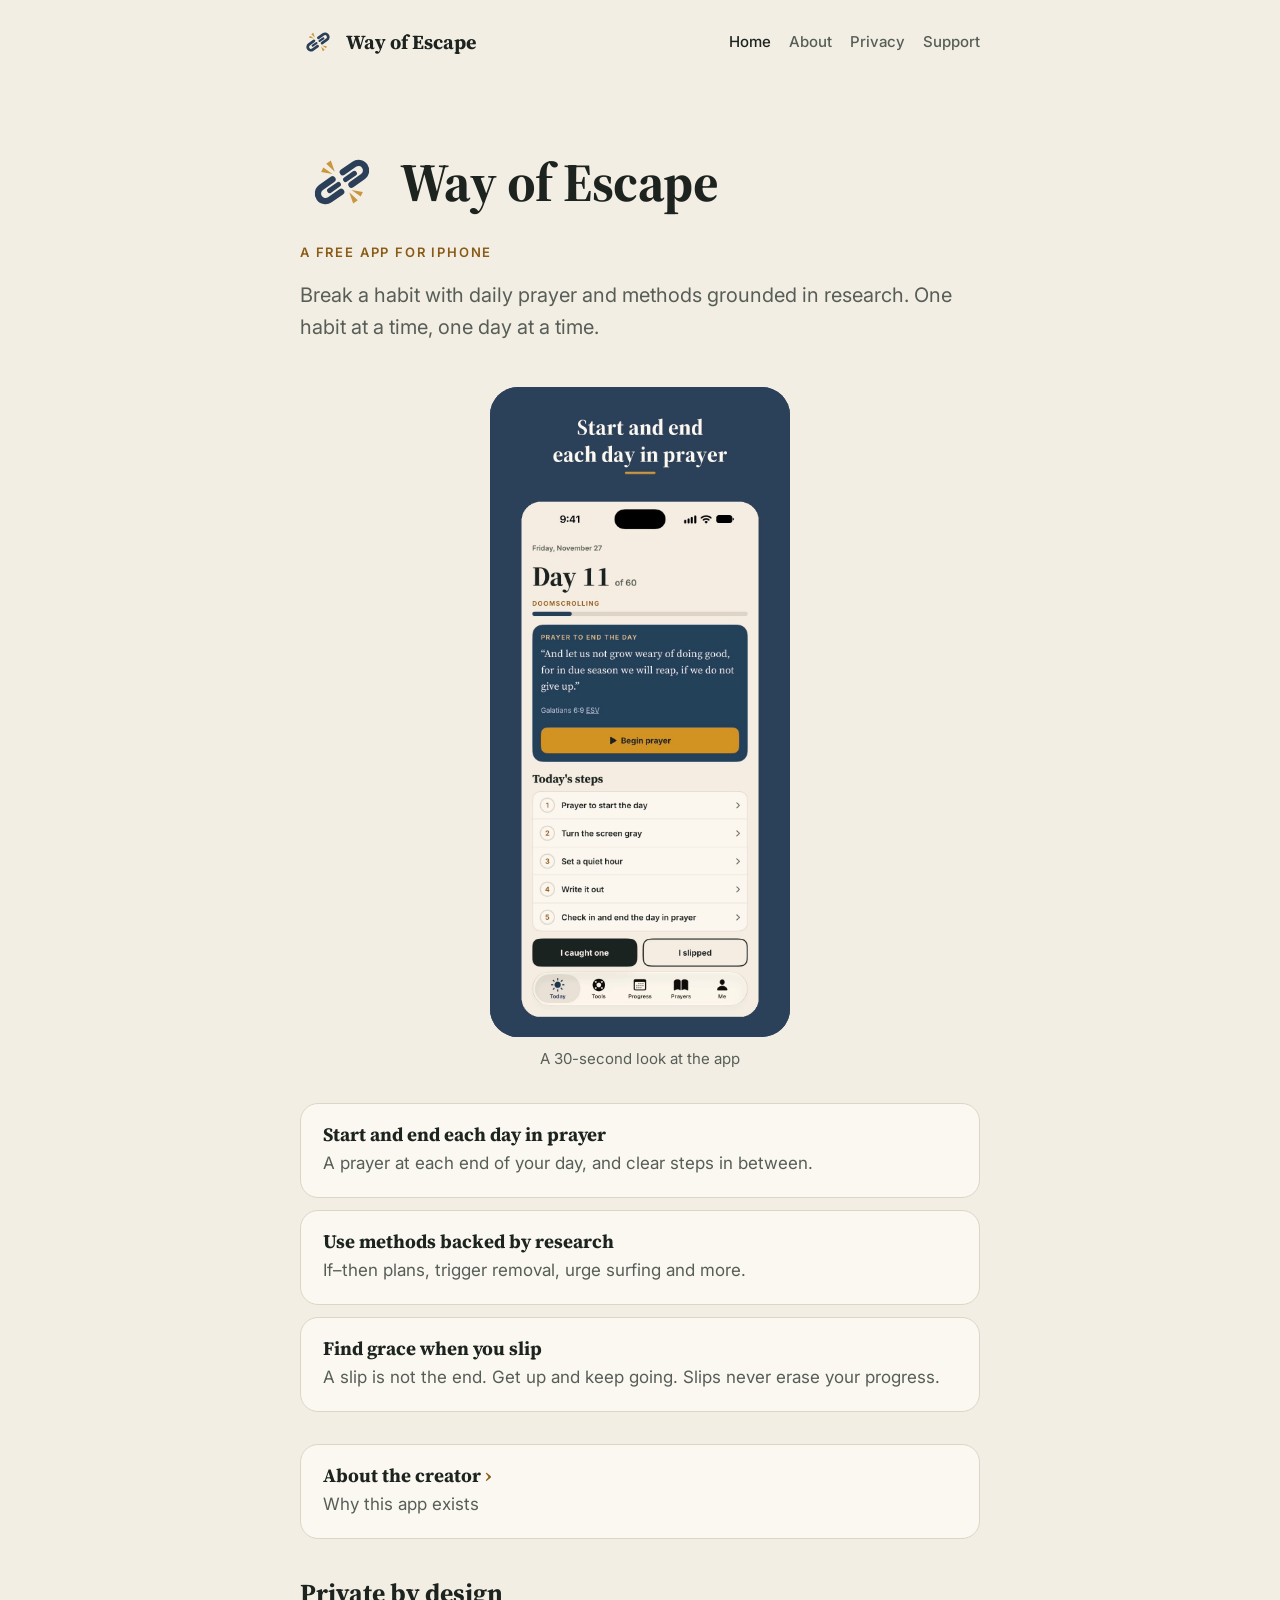
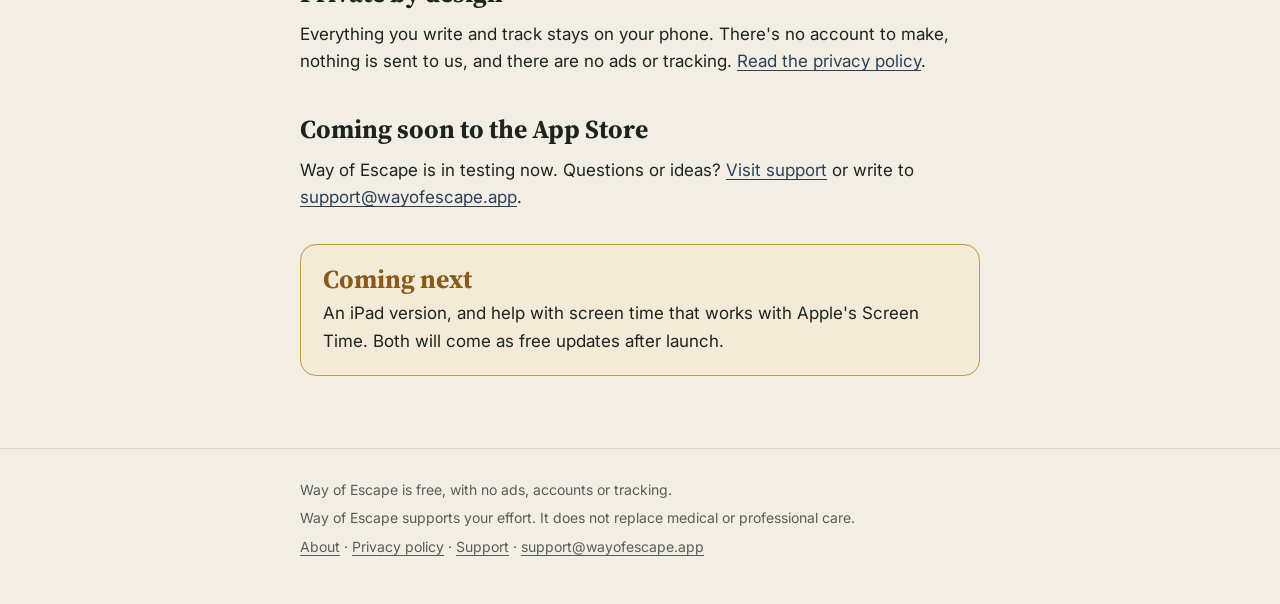
<file: index.html>
<!doctype html>
<html lang="en">
<head>
<meta charset="utf-8">
<meta name="viewport" content="width=device-width, initial-scale=1">
<title>Way of Escape</title>
<meta name="description" content="Break a habit with daily prayer and methods grounded in research. Free, private, with no ads.">
<link rel="icon" type="image/png" href="assets/favicon.png">
<link rel="apple-touch-icon" href="assets/apple-touch-icon.png">
<link rel="preconnect" href="https://fonts.googleapis.com">
<link rel="preconnect" href="https://fonts.gstatic.com" crossorigin>
<link href="https://fonts.googleapis.com/css2?family=Inter:wght@400;500;600&family=Source+Serif+4:opsz,wght@8..60,400;8..60,700&display=swap" rel="stylesheet">
<link rel="stylesheet" href="assets/site.css">
</head>
<body>
<header class="site">
  <div class="wrap">
    <a class="brand" href=""><img class="mark-dark" src="assets/mark.svg" alt=""><img class="mark-light" src="assets/mark-light.svg" alt="">Way of Escape</a>
    <nav class="site" aria-label="Site"><a href="" aria-current="page">Home</a><a href="about/">About</a><a href="privacy/">Privacy</a><a href="support/">Support</a></nav>
  </div>
</header>
<main>
  <div class="wrap">

    <section class="hero">
      <div class="lockup">
        <img class="lockup-mark mark-dark" src="assets/mark.svg" alt="">
        <img class="lockup-mark mark-light" src="assets/mark-light.svg" alt="">
        <h1>Way of Escape</h1>
      </div>
      <p class="eyebrow hero-eyebrow">A free app for iPhone</p>
      <p class="lead">Break a habit with daily prayer and methods grounded in research. One habit at a time, one day at a time.</p>
    </section>
    <figure class="preview">
      <video muted loop playsinline controls preload="metadata" poster="assets/app-preview-poster.jpg" aria-label="A 30-second look at Way of Escape: daily prayer, catching a habit, riding out an urge, slow breathing, grace after a slip, and progress">
        <source src="assets/app-preview.mp4" type="video/mp4">
      </video>
      <figcaption>A 30-second look at the app</figcaption>
    </figure>
    <script>
      (function () {
        var v = document.querySelector('.preview video');
        if (!v || window.matchMedia('(prefers-reduced-motion: reduce)').matches) return;
        v.controls = false;
        var p = v.play();
        if (p && p.catch) p.catch(function () { v.controls = true; });
      })();
    </script>
    <ul class="promises">
      <li class="card"><h3>Start and end each day in prayer</h3><p>A prayer at each end of your day, and clear steps in between.</p></li>
      <li class="card"><h3>Use methods backed by research</h3><p>If–then plans, trigger removal, urge surfing and more.</p></li>
      <li class="card"><h3>Find grace when you slip</h3><p>A slip is not the end. Get up and keep going. Slips never erase your progress.</p></li>
    </ul>
    <a class="card link-card" href="about/">
      <h3>About the creator</h3>
      <p>Why this app exists</p>
    </a>
    <h2>Private by design</h2>
    <p>Everything you write and track stays on your phone. There's no account to make, nothing is sent to us, and there are no ads or tracking. <a href="privacy/">Read the privacy policy</a>.</p>
    <h2>Coming soon to the App Store</h2>
    <p>Way of Escape is in testing now. Questions or ideas? <a href="support/">Visit support</a> or write to <a href="mailto:support@wayofescape.app">support@wayofescape.app</a>.</p>
    <section class="next-box">
      <h2>Coming next</h2>
      <p>An iPad version, and help with screen time that works with Apple's Screen Time. Both will come as free updates after launch.</p>
    </section>

  </div>
</main>
<footer class="site">
  <div class="wrap">
    <p>Way of Escape is free, with no ads, accounts or tracking.</p>
    <p>Way of Escape supports your effort. It does not replace medical or professional care.</p>
    <p><a href="about/">About</a> · <a href="privacy/">Privacy policy</a> · <a href="support/">Support</a> · <a href="mailto:support@wayofescape.app">support@wayofescape.app</a></p>
  </div>
</footer>
</body>
</html>
</file>
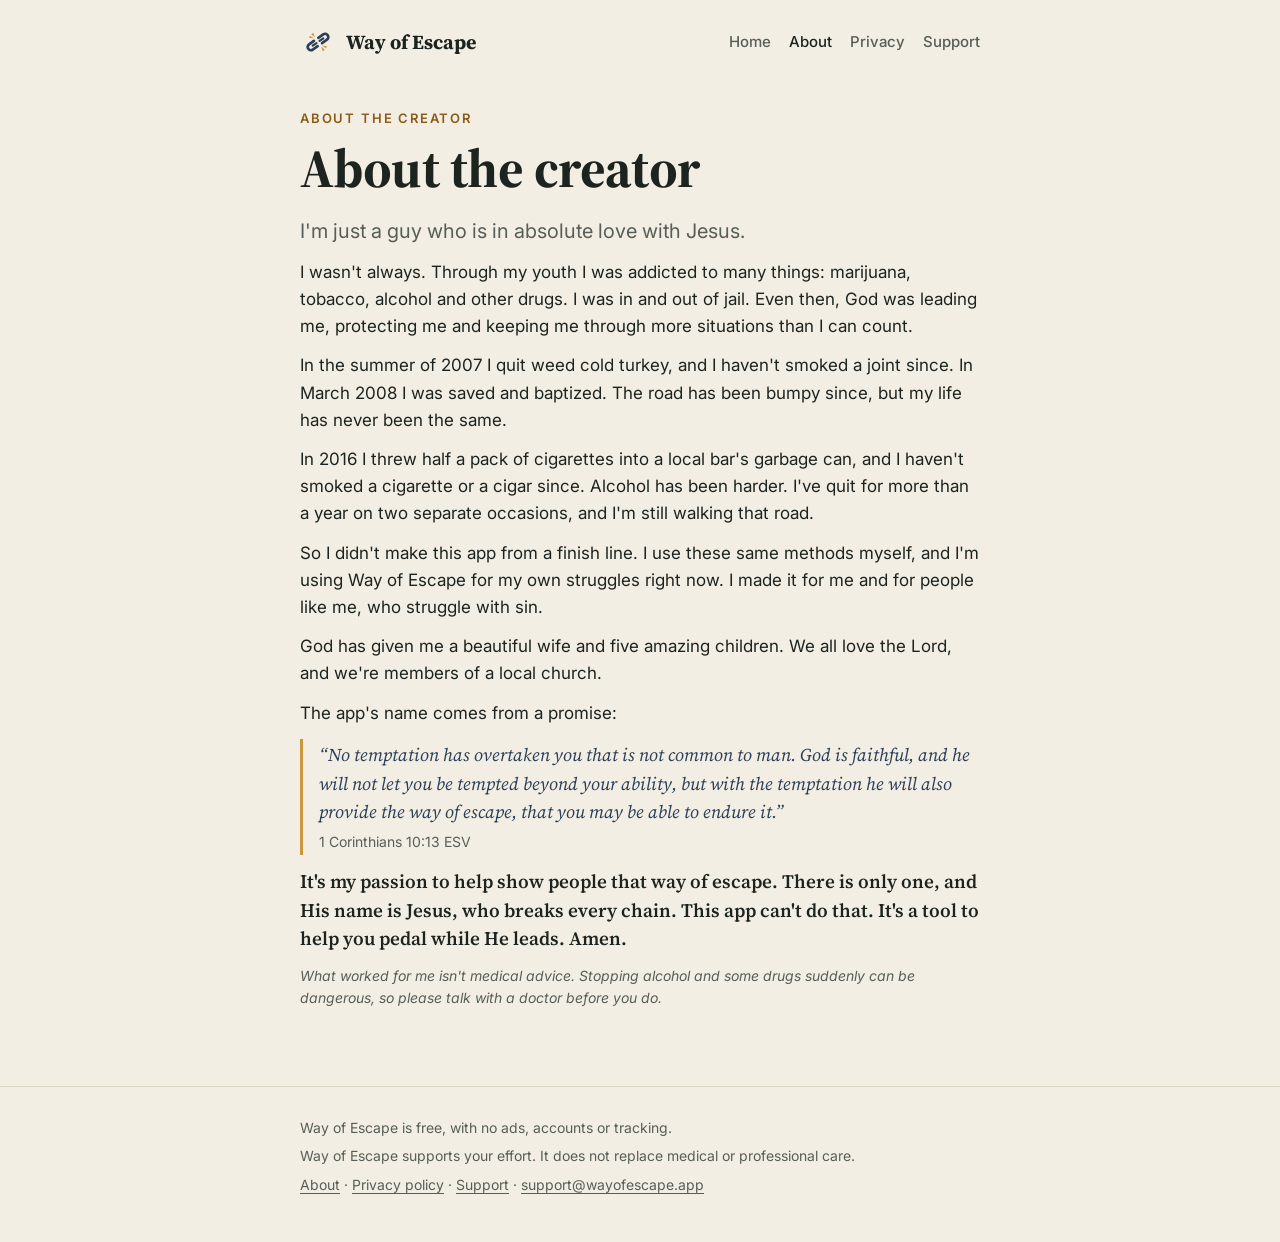
<file: about/index.html>
<!doctype html>
<html lang="en">
<head>
<meta charset="utf-8">
<meta name="viewport" content="width=device-width, initial-scale=1">
<title>About the creator · Way of Escape</title>
<meta name="description" content="Why Way of Escape exists, in its creator's words.">
<link rel="icon" type="image/png" href="../assets/favicon.png">
<link rel="apple-touch-icon" href="../assets/apple-touch-icon.png">
<link rel="preconnect" href="https://fonts.googleapis.com">
<link rel="preconnect" href="https://fonts.gstatic.com" crossorigin>
<link href="https://fonts.googleapis.com/css2?family=Inter:wght@400;500;600&family=Source+Serif+4:opsz,wght@8..60,400;8..60,700&display=swap" rel="stylesheet">
<link rel="stylesheet" href="../assets/site.css">
</head>
<body>
<header class="site">
  <div class="wrap">
    <a class="brand" href="../"><img class="mark-dark" src="../assets/mark.svg" alt=""><img class="mark-light" src="../assets/mark-light.svg" alt="">Way of Escape</a>
    <nav class="site" aria-label="Site"><a href="../">Home</a><a href="../about/" aria-current="page">About</a><a href="../privacy/">Privacy</a><a href="../support/">Support</a></nav>
  </div>
</header>
<main>
  <div class="wrap">

    <p class="eyebrow">About the creator</p>
    <h1>About the creator</h1>
    <p class="lead">I&#x27;m just a guy who is in absolute love with Jesus.</p>
    <p>I wasn&#x27;t always. Through my youth I was addicted to many things: marijuana, tobacco, alcohol and other drugs. I was in and out of jail. Even then, God was leading me, protecting me and keeping me through more situations than I can count.</p>
    <p>In the summer of 2007 I quit weed cold turkey, and I haven&#x27;t smoked a joint since. In March 2008 I was saved and baptized. The road has been bumpy since, but my life has never been the same.</p>
    <p>In 2016 I threw half a pack of cigarettes into a local bar&#x27;s garbage can, and I haven&#x27;t smoked a cigarette or a cigar since. Alcohol has been harder. I&#x27;ve quit for more than a year on two separate occasions, and I&#x27;m still walking that road.</p>
    <p>So I didn&#x27;t make this app from a finish line. I use these same methods myself, and I&#x27;m using Way of Escape for my own struggles right now. I made it for me and for people like me, who struggle with sin.</p>
    <p>God has given me a beautiful wife and five amazing children. We all love the Lord, and we&#x27;re members of a local church.</p>
    <p>The app&#x27;s name comes from a promise:</p>
    <blockquote class="verse"><p>“No temptation has overtaken you that is not common to man. God is faithful, and he will not let you be tempted beyond your ability, but with the temptation he will also provide the way of escape, that you may be able to endure it.”</p><cite>1 Corinthians 10:13 ESV</cite></blockquote>
    <p class="closing">It&#x27;s my passion to help show people that way of escape. There is only one, and His name is Jesus, who breaks every chain. This app can&#x27;t do that. It&#x27;s a tool to help you pedal while He leads. Amen.</p>
    <p class="muted small"><em>What worked for me isn&#x27;t medical advice. Stopping alcohol and some drugs suddenly can be dangerous, so please talk with a doctor before you do.</em></p>

  </div>
</main>
<footer class="site">
  <div class="wrap">
    <p>Way of Escape is free, with no ads, accounts or tracking.</p>
    <p>Way of Escape supports your effort. It does not replace medical or professional care.</p>
    <p><a href="../about/">About</a> · <a href="../privacy/">Privacy policy</a> · <a href="../support/">Support</a> · <a href="mailto:support@wayofescape.app">support@wayofescape.app</a></p>
  </div>
</footer>
</body>
</html>
</file>
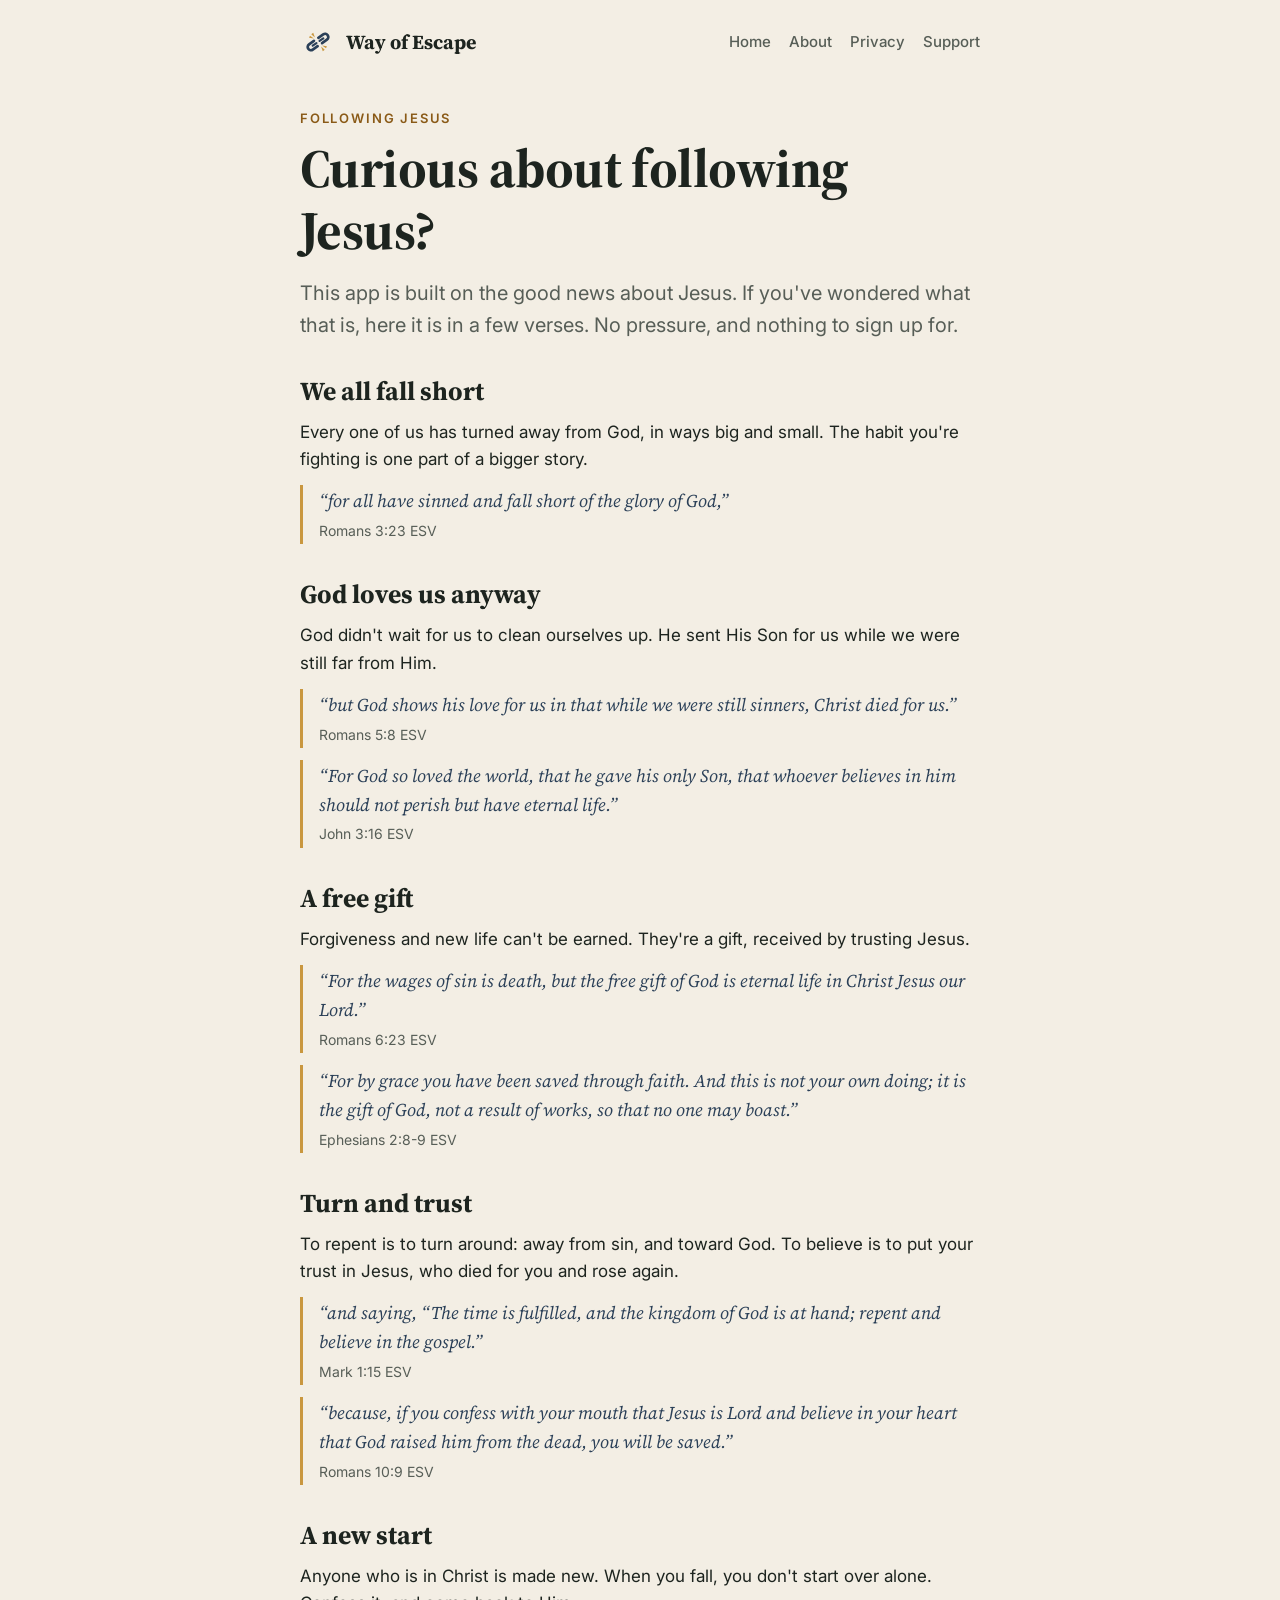
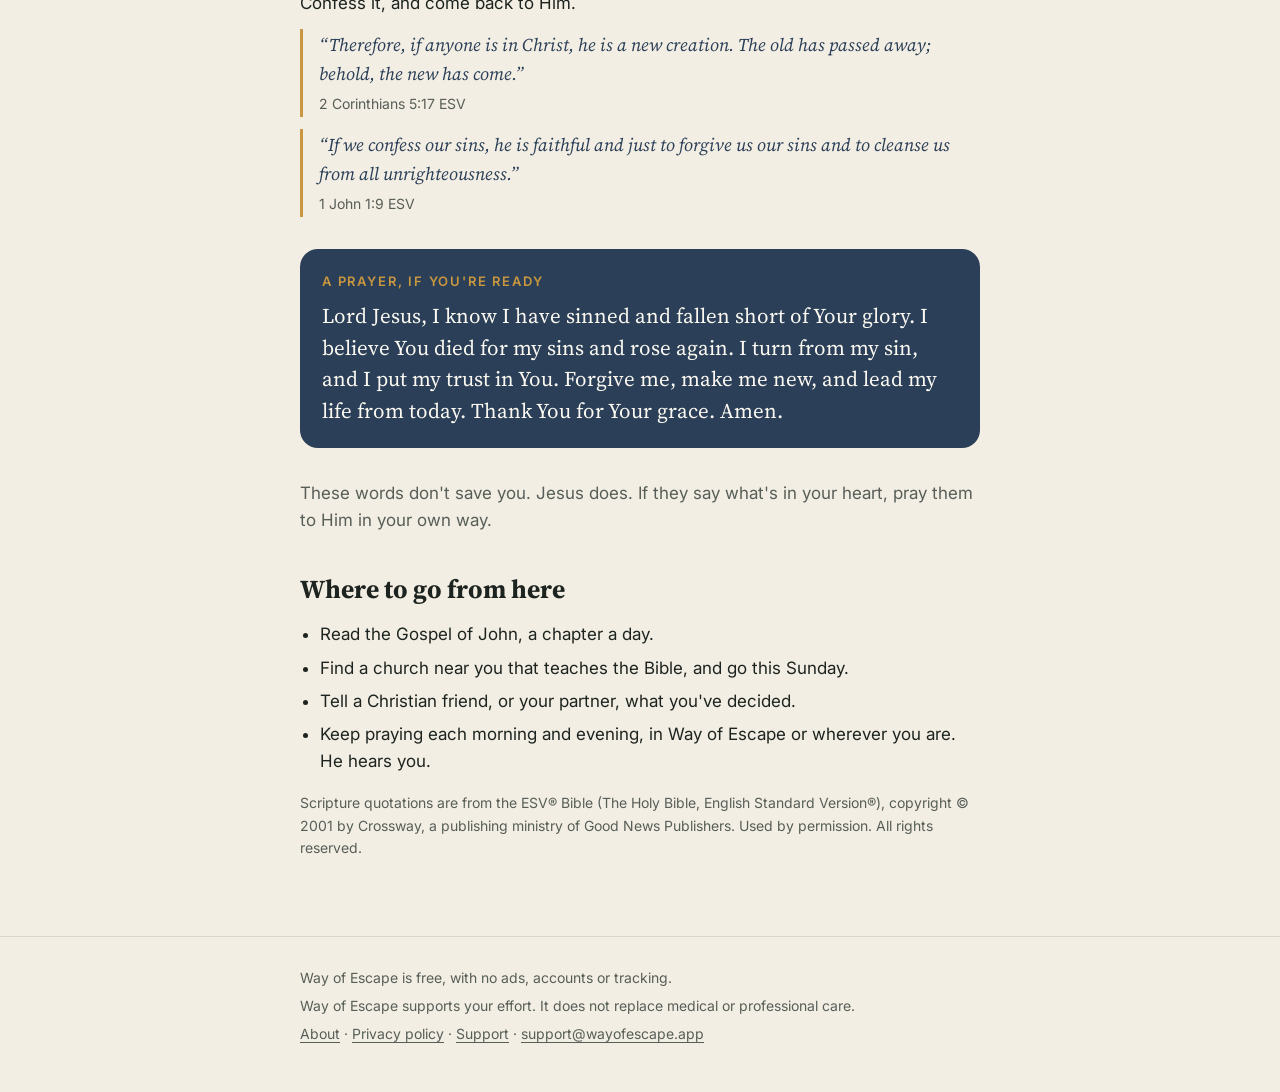
<file: jesus/index.html>
<!doctype html>
<html lang="en">
<head>
<meta charset="utf-8">
<meta name="viewport" content="width=device-width, initial-scale=1">
<title>Following Jesus · Way of Escape</title>
<meta name="description" content="What it means to follow Jesus, in a few verses, and how to begin.">
<link rel="icon" type="image/png" href="../assets/favicon.png">
<link rel="apple-touch-icon" href="../assets/apple-touch-icon.png">
<link rel="preconnect" href="https://fonts.googleapis.com">
<link rel="preconnect" href="https://fonts.gstatic.com" crossorigin>
<link href="https://fonts.googleapis.com/css2?family=Inter:wght@400;500;600&family=Source+Serif+4:opsz,wght@8..60,400;8..60,700&display=swap" rel="stylesheet">
<link rel="stylesheet" href="../assets/site.css">
</head>
<body>
<header class="site">
  <div class="wrap">
    <a class="brand" href="../"><img class="mark-dark" src="../assets/mark.svg" alt=""><img class="mark-light" src="../assets/mark-light.svg" alt="">Way of Escape</a>
    <nav class="site" aria-label="Site"><a href="../">Home</a><a href="../about/">About</a><a href="../privacy/">Privacy</a><a href="../support/">Support</a></nav>
  </div>
</header>
<main>
  <div class="wrap">

    <p class="eyebrow">Following Jesus</p>
    <h1>Curious about following Jesus?</h1>
    <p class="lead">This app is built on the good news about Jesus. If you&#x27;ve wondered what that is, here it is in a few verses. No pressure, and nothing to sign up for.</p>
    <section class="faith-section"><h2>We all fall short</h2><p>Every one of us has turned away from God, in ways big and small. The habit you&#x27;re fighting is one part of a bigger story.</p><blockquote class="verse"><p>“for all have sinned and fall short of the glory of God,”</p><cite>Romans 3:23 ESV</cite></blockquote></section>
    <section class="faith-section"><h2>God loves us anyway</h2><p>God didn&#x27;t wait for us to clean ourselves up. He sent His Son for us while we were still far from Him.</p><blockquote class="verse"><p>“but God shows his love for us in that while we were still sinners, Christ died for us.”</p><cite>Romans 5:8 ESV</cite></blockquote><blockquote class="verse"><p>“For God so loved the world, that he gave his only Son, that whoever believes in him should not perish but have eternal life.”</p><cite>John 3:16 ESV</cite></blockquote></section>
    <section class="faith-section"><h2>A free gift</h2><p>Forgiveness and new life can&#x27;t be earned. They&#x27;re a gift, received by trusting Jesus.</p><blockquote class="verse"><p>“For the wages of sin is death, but the free gift of God is eternal life in Christ Jesus our Lord.”</p><cite>Romans 6:23 ESV</cite></blockquote><blockquote class="verse"><p>“For by grace you have been saved through faith. And this is not your own doing; it is the gift of God, not a result of works, so that no one may boast.”</p><cite>Ephesians 2:8-9 ESV</cite></blockquote></section>
    <section class="faith-section"><h2>Turn and trust</h2><p>To repent is to turn around: away from sin, and toward God. To believe is to put your trust in Jesus, who died for you and rose again.</p><blockquote class="verse"><p>“and saying, “The time is fulfilled, and the kingdom of God is at hand; repent and believe in the gospel.”</p><cite>Mark 1:15 ESV</cite></blockquote><blockquote class="verse"><p>“because, if you confess with your mouth that Jesus is Lord and believe in your heart that God raised him from the dead, you will be saved.”</p><cite>Romans 10:9 ESV</cite></blockquote></section>
    <section class="faith-section"><h2>A new start</h2><p>Anyone who is in Christ is made new. When you fall, you don&#x27;t start over alone. Confess it, and come back to Him.</p><blockquote class="verse"><p>“Therefore, if anyone is in Christ, he is a new creation. The old has passed away; behold, the new has come.”</p><cite>2 Corinthians 5:17 ESV</cite></blockquote><blockquote class="verse"><p>“If we confess our sins, he is faithful and just to forgive us our sins and to cleanse us from all unrighteousness.”</p><cite>1 John 1:9 ESV</cite></blockquote></section>
    <div class="notice prayer">
      <p class="eyebrow">A prayer, if you&#x27;re ready</p>
      <p class="prayer-text">Lord Jesus, I know I have sinned and fallen short of Your glory. I believe You died for my sins and rose again. I turn from my sin, and I put my trust in You. Forgive me, make me new, and lead my life from today. Thank You for Your grace. Amen.</p>
    </div>
    <p class="muted">These words don&#x27;t save you. Jesus does. If they say what&#x27;s in your heart, pray them to Him in your own way.</p>
    <h2>Where to go from here</h2>
    <ul class="plain"><li>Read the Gospel of John, a chapter a day.</li><li>Find a church near you that teaches the Bible, and go this Sunday.</li><li>Tell a Christian friend, or your partner, what you&#x27;ve decided.</li><li>Keep praying each morning and evening, in Way of Escape or wherever you are. He hears you.</li></ul>
    <p class="muted small">Scripture quotations are from the ESV® Bible (The Holy Bible, English Standard Version®), copyright © 2001 by Crossway, a publishing ministry of Good News Publishers. Used by permission. All rights reserved.</p>

  </div>
</main>
<footer class="site">
  <div class="wrap">
    <p>Way of Escape is free, with no ads, accounts or tracking.</p>
    <p>Way of Escape supports your effort. It does not replace medical or professional care.</p>
    <p><a href="../about/">About</a> · <a href="../privacy/">Privacy policy</a> · <a href="../support/">Support</a> · <a href="mailto:support@wayofescape.app">support@wayofescape.app</a></p>
  </div>
</footer>
</body>
</html>
</file>
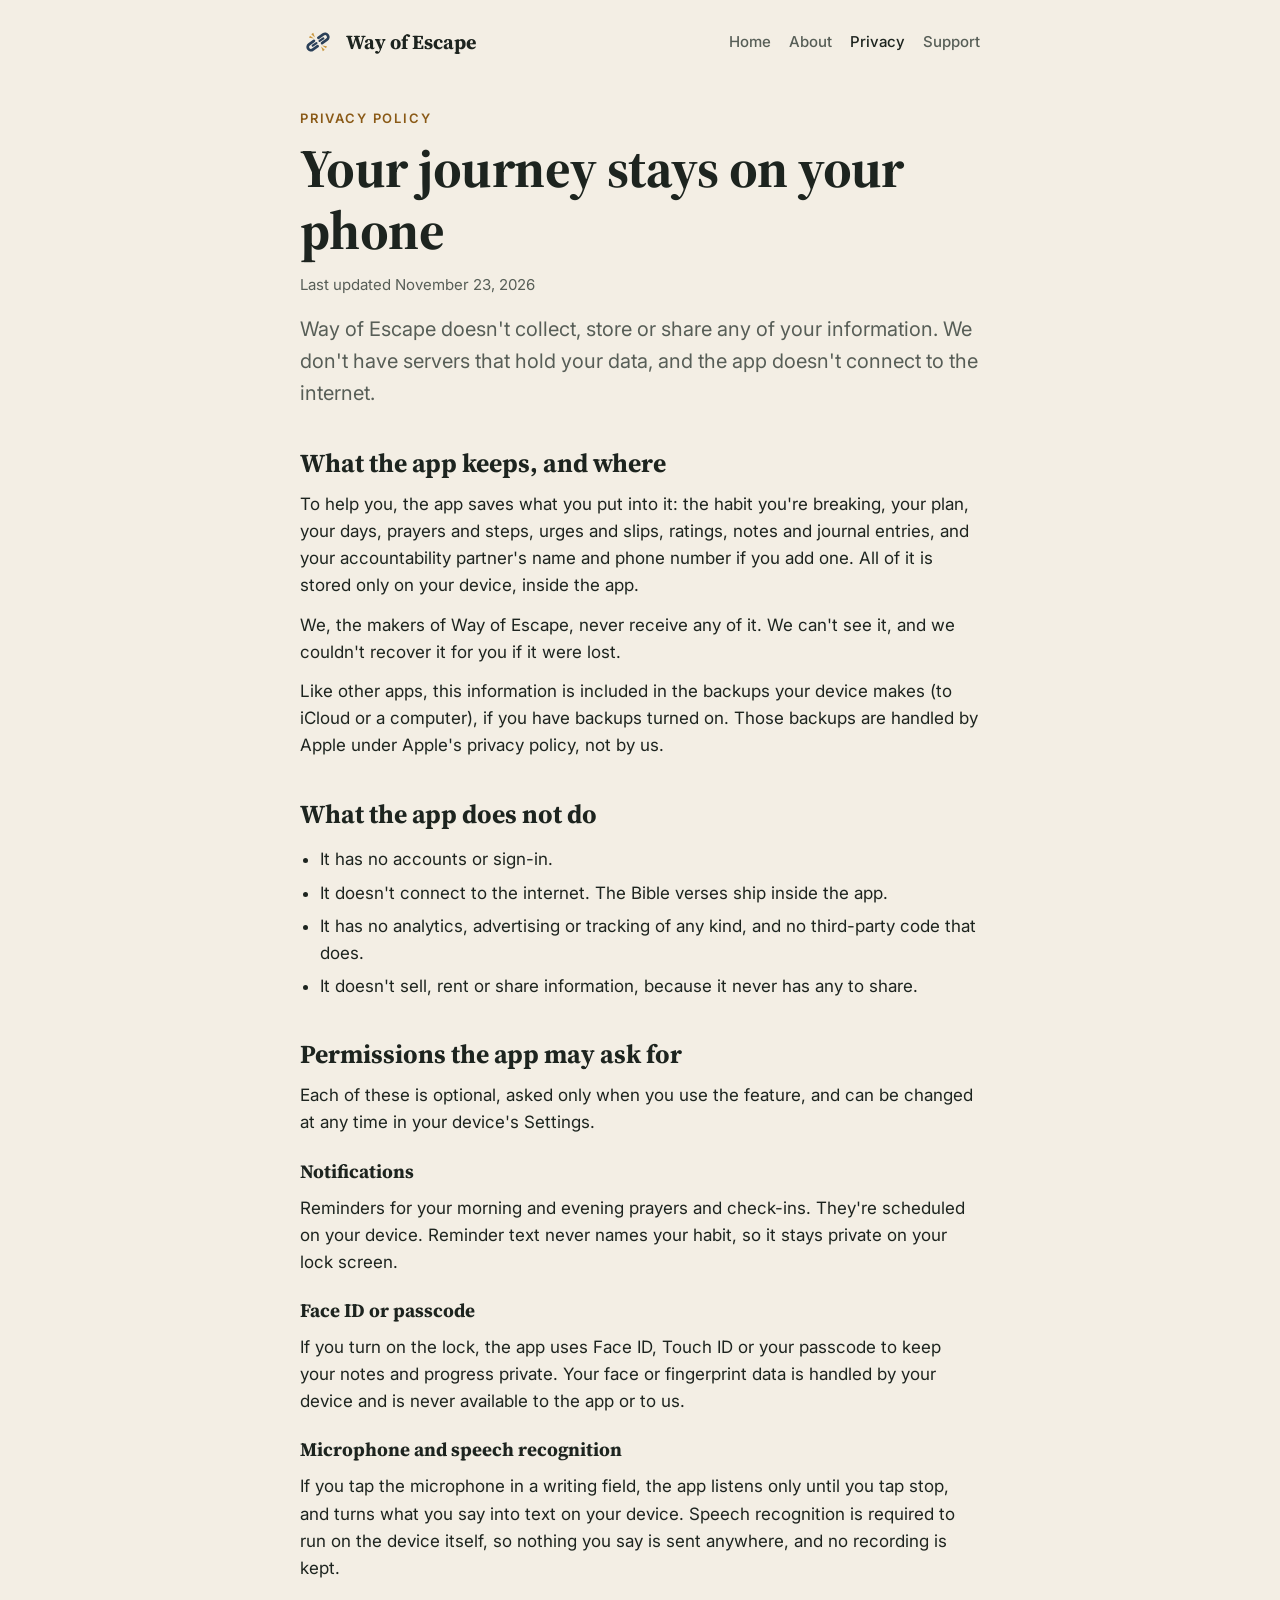
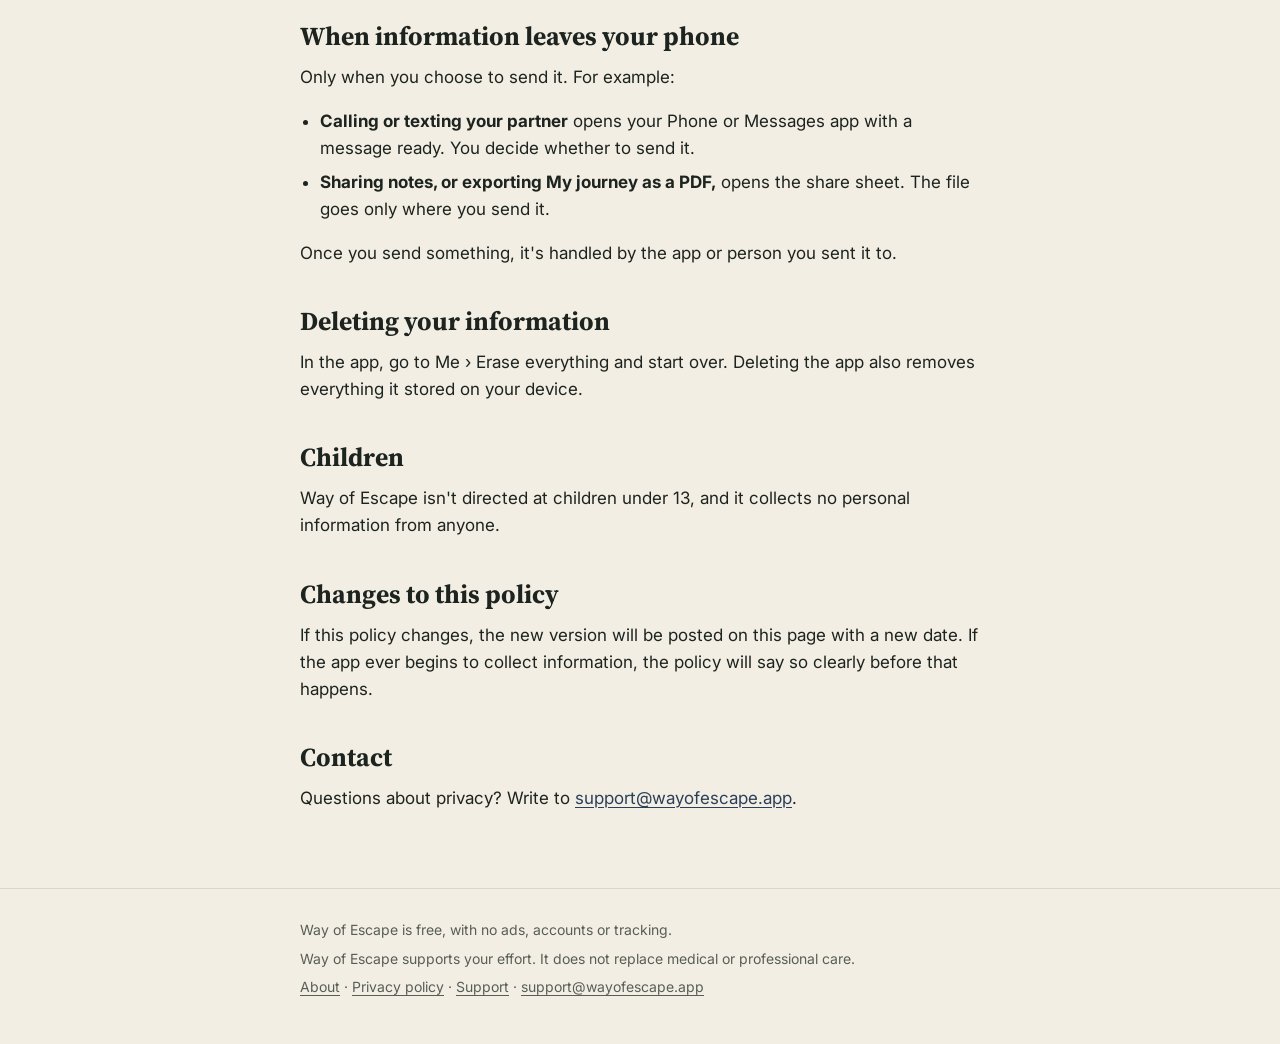
<file: privacy/index.html>
<!doctype html>
<html lang="en">
<head>
<meta charset="utf-8">
<meta name="viewport" content="width=device-width, initial-scale=1">
<title>Privacy Policy · Way of Escape</title>
<meta name="description" content="Way of Escape keeps everything on your device and collects no data.">
<link rel="icon" type="image/png" href="../assets/favicon.png">
<link rel="apple-touch-icon" href="../assets/apple-touch-icon.png">
<link rel="preconnect" href="https://fonts.googleapis.com">
<link rel="preconnect" href="https://fonts.gstatic.com" crossorigin>
<link href="https://fonts.googleapis.com/css2?family=Inter:wght@400;500;600&family=Source+Serif+4:opsz,wght@8..60,400;8..60,700&display=swap" rel="stylesheet">
<link rel="stylesheet" href="../assets/site.css">
</head>
<body>
<header class="site">
  <div class="wrap">
    <a class="brand" href="../"><img class="mark-dark" src="../assets/mark.svg" alt=""><img class="mark-light" src="../assets/mark-light.svg" alt="">Way of Escape</a>
    <nav class="site" aria-label="Site"><a href="../">Home</a><a href="../about/">About</a><a href="../privacy/" aria-current="page">Privacy</a><a href="../support/">Support</a></nav>
  </div>
</header>
<main>
  <div class="wrap">

    <p class="eyebrow">Privacy policy</p>
    <h1>Your journey stays on your phone</h1>
    <p class="updated">Last updated November 23, 2026</p>
    <p class="lead">Way of Escape doesn't collect, store or share any of your information. We don't have servers that hold your data, and the app doesn't connect to the internet.</p>

    <h2>What the app keeps, and where</h2>
    <p>To help you, the app saves what you put into it: the habit you're breaking, your plan, your days, prayers and steps, urges and slips, ratings, notes and journal entries, and your accountability partner's name and phone number if you add one. All of it is stored only on your device, inside the app.</p>
    <p>We, the makers of Way of Escape, never receive any of it. We can't see it, and we couldn't recover it for you if it were lost.</p>
    <p>Like other apps, this information is included in the backups your device makes (to iCloud or a computer), if you have backups turned on. Those backups are handled by Apple under Apple's privacy policy, not by us.</p>

    <h2>What the app does not do</h2>
    <ul class="plain">
      <li>It has no accounts or sign-in.</li>
      <li>It doesn't connect to the internet. The Bible verses ship inside the app.</li>
      <li>It has no analytics, advertising or tracking of any kind, and no third-party code that does.</li>
      <li>It doesn't sell, rent or share information, because it never has any to share.</li>
    </ul>

    <h2>Permissions the app may ask for</h2>
    <p>Each of these is optional, asked only when you use the feature, and can be changed at any time in your device's Settings.</p>
    <h3>Notifications</h3>
    <p>Reminders for your morning and evening prayers and check-ins. They're scheduled on your device. Reminder text never names your habit, so it stays private on your lock screen.</p>
    <h3>Face ID or passcode</h3>
    <p>If you turn on the lock, the app uses Face ID, Touch ID or your passcode to keep your notes and progress private. Your face or fingerprint data is handled by your device and is never available to the app or to us.</p>
    <h3>Microphone and speech recognition</h3>
    <p>If you tap the microphone in a writing field, the app listens only until you tap stop, and turns what you say into text on your device. Speech recognition is required to run on the device itself, so nothing you say is sent anywhere, and no recording is kept.</p>

    <h2>When information leaves your phone</h2>
    <p>Only when you choose to send it. For example:</p>
    <ul class="plain">
      <li><strong>Calling or texting your partner</strong> opens your Phone or Messages app with a message ready. You decide whether to send it.</li>
      <li><strong>Sharing notes, or exporting My journey as a PDF,</strong> opens the share sheet. The file goes only where you send it.</li>
    </ul>
    <p>Once you send something, it's handled by the app or person you sent it to.</p>

    <h2>Deleting your information</h2>
    <p>In the app, go to Me › Erase everything and start over. Deleting the app also removes everything it stored on your device.</p>

    <h2>Children</h2>
    <p>Way of Escape isn't directed at children under 13, and it collects no personal information from anyone.</p>

    <h2>Changes to this policy</h2>
    <p>If this policy changes, the new version will be posted on this page with a new date. If the app ever begins to collect information, the policy will say so clearly before that happens.</p>

    <h2>Contact</h2>
    <p>Questions about privacy? Write to <a href="mailto:support@wayofescape.app">support@wayofescape.app</a>.</p>

  </div>
</main>
<footer class="site">
  <div class="wrap">
    <p>Way of Escape is free, with no ads, accounts or tracking.</p>
    <p>Way of Escape supports your effort. It does not replace medical or professional care.</p>
    <p><a href="../about/">About</a> · <a href="../privacy/">Privacy policy</a> · <a href="../support/">Support</a> · <a href="mailto:support@wayofescape.app">support@wayofescape.app</a></p>
  </div>
</footer>
</body>
</html>
</file>
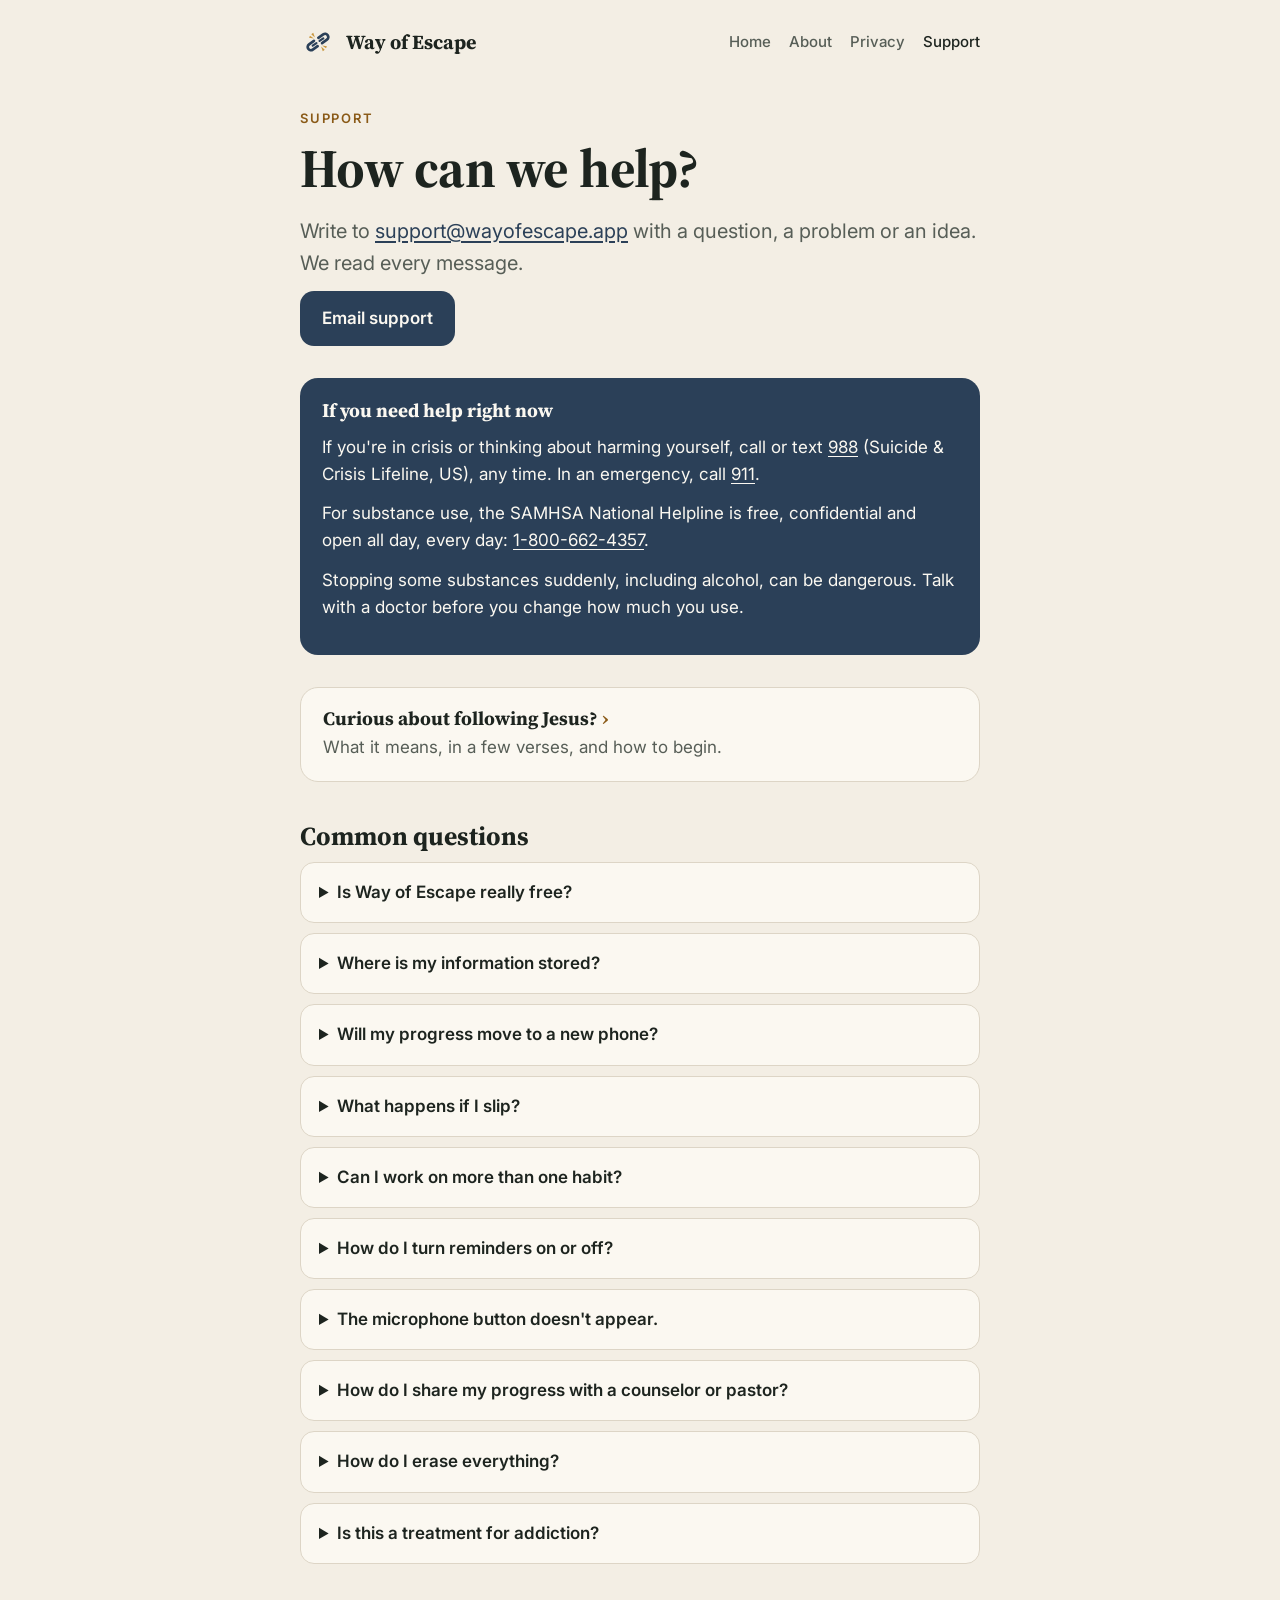
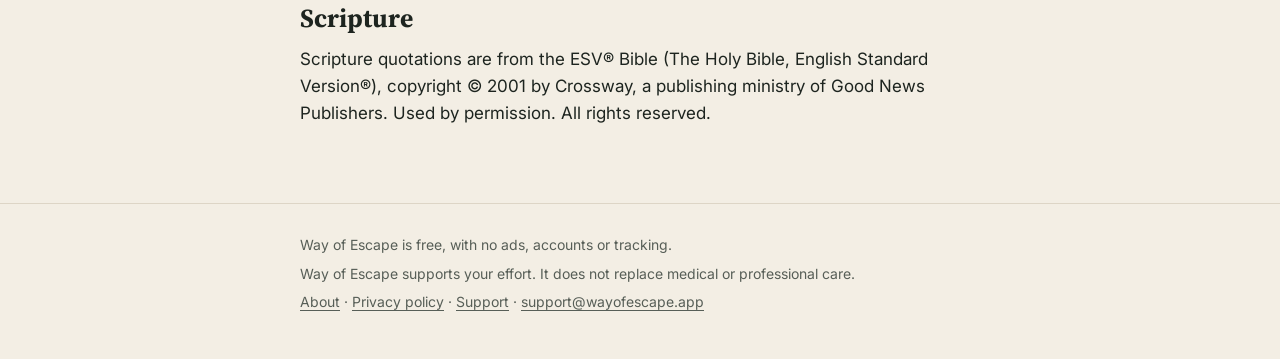
<file: support/index.html>
<!doctype html>
<html lang="en">
<head>
<meta charset="utf-8">
<meta name="viewport" content="width=device-width, initial-scale=1">
<title>Support · Way of Escape</title>
<meta name="description" content="Help and answers for Way of Escape.">
<link rel="icon" type="image/png" href="../assets/favicon.png">
<link rel="apple-touch-icon" href="../assets/apple-touch-icon.png">
<link rel="preconnect" href="https://fonts.googleapis.com">
<link rel="preconnect" href="https://fonts.gstatic.com" crossorigin>
<link href="https://fonts.googleapis.com/css2?family=Inter:wght@400;500;600&family=Source+Serif+4:opsz,wght@8..60,400;8..60,700&display=swap" rel="stylesheet">
<link rel="stylesheet" href="../assets/site.css">
</head>
<body>
<header class="site">
  <div class="wrap">
    <a class="brand" href="../"><img class="mark-dark" src="../assets/mark.svg" alt=""><img class="mark-light" src="../assets/mark-light.svg" alt="">Way of Escape</a>
    <nav class="site" aria-label="Site"><a href="../">Home</a><a href="../about/">About</a><a href="../privacy/">Privacy</a><a href="../support/" aria-current="page">Support</a></nav>
  </div>
</header>
<main>
  <div class="wrap">

    <p class="eyebrow">Support</p>
    <h1>How can we help?</h1>
    <p class="lead">Write to <a href="mailto:support@wayofescape.app">support@wayofescape.app</a> with a question, a problem or an idea. We read every message.</p>
    <p><a class="button" href="mailto:support@wayofescape.app?subject=Way%20of%20Escape">Email support</a></p>

    <div class="notice">
      <h3>If you need help right now</h3>
      <p>If you're in crisis or thinking about harming yourself, call or text <a href="tel:988">988</a> (Suicide &amp; Crisis Lifeline, US), any time. In an emergency, call <a href="tel:911">911</a>.</p>
      <p>For substance use, the SAMHSA National Helpline is free, confidential and open all day, every day: <a href="tel:18006624357">1-800-662-4357</a>.</p>
      <p>Stopping some substances suddenly, including alcohol, can be dangerous. Talk with a doctor before you change how much you use.</p>
    </div>

    <a class="card link-card" href="../jesus/">
      <h3>Curious about following Jesus?</h3>
      <p>What it means, in a few verses, and how to begin.</p>
    </a>

    <h2>Common questions</h2>
    <details>
      <summary>Is Way of Escape really free?</summary>
      <p>Yes. It's free, with no ads, subscriptions, sponsorships or in-app purchases.</p>
    </details>
    <details>
      <summary>Where is my information stored?</summary>
      <p>Only on your device. There's no account, and nothing is sent to us. See the <a href="../privacy/">privacy policy</a>.</p>
    </details>
    <details>
      <summary>Will my progress move to a new phone?</summary>
      <p>Your progress is part of your device backup. If you restore your new phone from an iCloud or computer backup of your old one, your journey comes with it. The app doesn't sync between devices on its own.</p>
    </details>
    <details>
      <summary>What happens if I slip?</summary>
      <p>Slips never reset your progress. The day is marked "restored," the app helps you see what led to it, and you keep going. You can also adjust your plan right there.</p>
    </details>
    <details>
      <summary>Can I work on more than one habit?</summary>
      <p>Yes, up to three at a time. Go to Me › Add another habit.</p>
    </details>
    <details>
      <summary>How do I turn reminders on or off?</summary>
      <p>Change your prayer times in Me. To turn notifications off or back on, go to your device's Settings › Notifications › Way of Escape.</p>
    </details>
    <details>
      <summary>The microphone button doesn't appear.</summary>
      <p>Speaking instead of typing works only where your device can turn speech into text without a connection, in your language. If your device can't, the button is hidden. If you said no to microphone or speech recognition access, you can turn it back on in Settings › Way of Escape.</p>
    </details>
    <details>
      <summary>How do I share my progress with a counselor or pastor?</summary>
      <p>Go to Me › View my journey, then Export as PDF, and send it however you like.</p>
    </details>
    <details>
      <summary>How do I erase everything?</summary>
      <p>Go to Me › Erase everything and start over. This erases your commitments, plan and whole journey on this device and can't be undone.</p>
    </details>
    <details>
      <summary>Is this a treatment for addiction?</summary>
      <p>No. Way of Escape supports your effort with prayer and practical methods. It doesn't replace medical or professional care. If you're dealing with a dependency, please talk with a doctor or counselor.</p>
    </details>

    <h2>Scripture</h2>
    <p>Scripture quotations are from the ESV® Bible (The Holy Bible, English Standard Version®), copyright © 2001 by Crossway, a publishing ministry of Good News Publishers. Used by permission. All rights reserved.</p>

  </div>
</main>
<footer class="site">
  <div class="wrap">
    <p>Way of Escape is free, with no ads, accounts or tracking.</p>
    <p>Way of Escape supports your effort. It does not replace medical or professional care.</p>
    <p><a href="../about/">About</a> · <a href="../privacy/">Privacy policy</a> · <a href="../support/">Support</a> · <a href="mailto:support@wayofescape.app">support@wayofescape.app</a></p>
  </div>
</footer>
</body>
</html>
</file>
<file: assets/site.css>
:root {
  --ground: #F3EEE4;
  --surface: #FBF8F1;
  --ink: #1D241F;
  --muted: #575E57;
  --navy: #2B4058;
  --navy-text: #2B4058;
  --on-navy: #FBF8F1;
  --brass: #C9973F;
  --brass-text: #8A5A17;
  --line: #DDD5C6;
  --serif: "Source Serif 4", Georgia, "Times New Roman", serif;
  --sans: "Inter", -apple-system, BlinkMacSystemFont, "Segoe UI", sans-serif;
  color-scheme: light dark;
}

@media (prefers-color-scheme: dark) {
  :root {
    --ground: #14181E;
    --surface: #1D232B;
    --ink: #F1ECE2;
    --muted: #A7AEB8;
    --navy: #3E5878;
    --navy-text: #A9BFD9;
    --brass-text: #D9B26A;
    --line: #323A45;
  }
  .mark-light { display: inline-block; }
  .mark-dark { display: none; }
}

@media (prefers-color-scheme: light) {
  .mark-light { display: none; }
}

* { box-sizing: border-box; }

html { -webkit-text-size-adjust: 100%; }

body {
  margin: 0;
  background: var(--ground);
  color: var(--ink);
  font-family: var(--sans);
  font-size: 17px;
  line-height: 1.6;
}

a { color: var(--navy-text); text-underline-offset: 3px; }
a:hover { color: var(--brass-text); }

.wrap {
  max-width: 720px;
  margin: 0 auto;
  padding: 0 20px;
}

header.site {
  padding: 24px 0;
}

header.site .wrap {
  display: flex;
  align-items: center;
  justify-content: space-between;
  gap: 16px;
  flex-wrap: wrap;
}

.brand {
  display: flex;
  align-items: center;
  gap: 10px;
  color: var(--ink);
  text-decoration: none;
  font-family: var(--serif);
  font-weight: 700;
  font-size: 20px;
}

.brand img { width: 36px; height: 36px; }

nav.site a {
  color: var(--muted);
  text-decoration: none;
  font-weight: 500;
  font-size: 15px;
  margin-left: 18px;
}

nav.site a:first-child { margin-left: 0; }
nav.site a:hover, nav.site a[aria-current="page"] { color: var(--ink); }

main { padding: 24px 0 64px; }

.eyebrow {
  color: var(--brass-text);
  font-size: 13px;
  font-weight: 600;
  letter-spacing: 0.14em;
  text-transform: uppercase;
  margin: 0 0 8px;
}

h1, h2, h3 {
  font-family: var(--serif);
  font-weight: 700;
  line-height: 1.15;
  margin: 0;
}

h1 { font-size: clamp(36px, 8vw, 54px); letter-spacing: -0.01em; }
h2 { font-size: 26px; margin-top: 40px; margin-bottom: 8px; }
h3 { font-size: 19px; margin-top: 24px; margin-bottom: 4px; }

p { margin: 12px 0; }

.lead {
  font-size: 20px;
  color: var(--muted);
  margin-top: 16px;
}

.hero { padding: 32px 0 8px; }

.lockup { display: flex; align-items: center; gap: 16px; }
.lockup-mark { width: clamp(60px, 14vw, 84px); height: clamp(60px, 14vw, 84px); flex: none; }

.promises {
  display: grid;
  gap: 12px;
  margin: 32px 0;
  padding: 0;
  list-style: none;
}

.card {
  background: var(--surface);
  border: 1px solid var(--line);
  border-radius: 18px;
  padding: 20px 22px;
}

.card h3 { margin-top: 0; }
.card p { margin: 4px 0 0; color: var(--muted); }

.notice {
  background: var(--navy);
  color: var(--on-navy);
  border-radius: 18px;
  padding: 22px;
  margin: 32px 0;
}

.notice a { color: var(--on-navy); }
.notice h3 { margin-top: 0; }

.button {
  display: inline-block;
  background: var(--navy);
  color: var(--on-navy);
  text-decoration: none;
  font-weight: 600;
  padding: 14px 22px;
  border-radius: 14px;
  min-height: 44px;
}

.button:hover { color: var(--on-navy); opacity: 0.9; }

.updated { color: var(--muted); font-size: 15px; }

ul.plain { padding-left: 20px; }
ul.plain li { margin: 6px 0; }

details {
  background: var(--surface);
  border: 1px solid var(--line);
  border-radius: 14px;
  padding: 0 18px;
  margin: 10px 0;
}

summary {
  cursor: pointer;
  font-weight: 600;
  padding: 16px 0;
  min-height: 44px;
}

details[open] summary { border-bottom: 1px solid var(--line); margin-bottom: 4px; }
details p:last-child { margin-bottom: 16px; }

footer.site {
  border-top: 1px solid var(--line);
  padding: 24px 0 40px;
  color: var(--muted);
  font-size: 14px;
}

footer.site a { color: var(--muted); }
footer.site p { margin: 6px 0; }

.link-card {
  display: block;
  text-decoration: none;
  color: var(--ink);
  margin: 0 0 32px;
}
.link-card h3 { color: var(--ink); }
.link-card h3::after { content: " \203A"; color: var(--brass-text); }
.link-card:hover { border-color: var(--brass); color: var(--ink); }

.faith-section h2 { margin-top: 36px; }
.verse {
  margin: 12px 0;
  padding: 2px 0 2px 16px;
  border-left: 3px solid var(--brass);
  font-family: var(--serif);
  font-style: italic;
  color: var(--navy-text);
}
.verse p { margin: 0; font-size: 18px; }
.verse cite { display: block; margin-top: 4px; font-style: normal; font-family: var(--sans); font-size: 14px; color: var(--muted); }
.notice.prayer .eyebrow { color: var(--brass); }
.prayer-text { font-family: var(--serif); font-size: 21px; line-height: 1.5; margin: 0; }
.muted { color: var(--muted); }
.small { font-size: 14px; }
.hero-eyebrow { margin: 18px 0 0; }
.closing { font-family: var(--serif); font-weight: 600; font-size: 19px; line-height: 1.5; }

.preview { margin: 24px auto 8px; max-width: 300px; }
.preview video {
  display: block;
  width: 100%;
  height: auto;
  aspect-ratio: 886 / 1920;
  border-radius: 28px;
  background: var(--navy);
}
.preview figcaption { margin-top: 10px; text-align: center; color: var(--muted); font-size: 15px; }

.next-box {
  margin: 32px 0 8px;
  padding: 20px 22px;
  border-radius: 16px;
  background: color-mix(in srgb, var(--brass) 14%, var(--surface));
  border: 1px solid var(--brass);
}
.next-box h2 { margin: 0 0 6px; color: var(--brass-text); }
.next-box p { margin: 0; }
</file>
